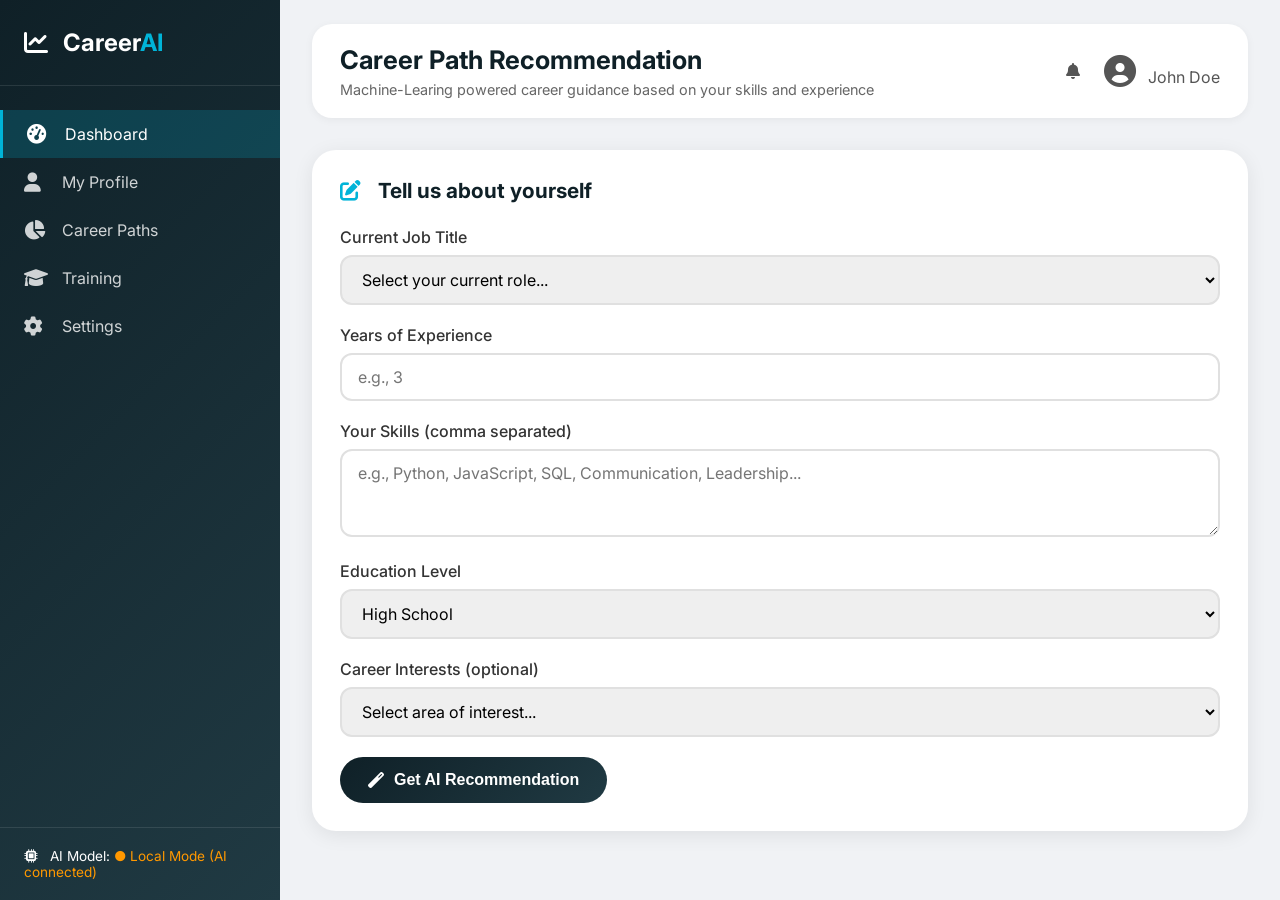
<file: index.html>
<!DOCTYPE html>
<html lang="so">
<head>
    <meta charset="UTF-8">
    <meta name="viewport" content="width=device-width, initial-scale=1.0">
    <title>Career Path Recommendation System | AI-Powered</title>
    <link rel="stylesheet" href="style.css">
    <link href="https://fonts.googleapis.com/css2?family=Inter:wght@300;400;500;600;700;800&display=swap" rel="stylesheet">
    <link rel="stylesheet" href="https://cdnjs.cloudflare.com/ajax/libs/font-awesome/6.0.0/css/all.min.css">
</head>
<body>
    <div class="app-container">
        <!-- Sidebar -->
        <aside class="sidebar">
            <div class="logo">
                <i class="fas fa-chart-line"></i>
                <span>Career<span class="highlight">AI</span></span>
            </div>
            
            <nav class="nav-menu">
                <a href="#" class="nav-item active">
                    <i class="fas fa-tachometer-alt"></i>
                    <span>Dashboard</span>
                </a>
                <a href="#" class="nav-item">
                    <i class="fas fa-user"></i>
                    <span>My Profile</span>
                </a>
                <a href="#" class="nav-item">
                    <i class="fas fa-chart-pie"></i>
                    <span>Career Paths</span>
                </a>
                <a href="#" class="nav-item">
                    <i class="fas fa-graduation-cap"></i>
                    <span>Training</span>
                </a>
                <a href="#" class="nav-item">
                    <i class="fas fa-cog"></i>
                    <span>Settings</span>
                </a>
            </nav>
            
            <div class="sidebar-footer">
                <div class="ai-status">
                    <i class="fas fa-microchip"></i>
                    <span>AI Model: <span id="aiStatus">Checking...</span></span>
                </div>
            </div>
        </aside>
        
        <!-- Main Content -->
        <main class="main-content">
            <!-- Header -->
            <header class="main-header">
                <div class="header-title">
                    <h1>Career Path Recommendation</h1>
                    <p>Machine-Learing powered career guidance based on your skills and experience</p>
                </div>
                <div class="header-actions">
                    <div class="notification">
                        <i class="fas fa-bell"></i>
                    </div>
                    <div class="user-profile">
                        <i class="fas fa-user-circle"></i>
                        <span>John Doe</span>
                    </div>
                </div>
            </header>
            
            <!-- Input Section -->
            <div class="input-card">
                <h3><i class="fas fa-edit"></i> Tell us about yourself</h3>
                <div class="form-group">
                    <label>Current Job Title</label>
                    <select id="currentRole" class="form-control">
                        <option value="">Select your current role...</option>
                        <option>Software Developer</option>
                        <option>Junior Developer</option>
                        <option>Data Analyst</option>
                        <option>Project Coordinator</option>
                        <option>IT Support</option>
                        <option>QA Tester</option>
                        <option>Business Analyst</option>
                    </select>
                </div>
                
                <div class="form-group">
                    <label>Years of Experience</label>
                    <input type="number" id="experience" min="0" max="30" class="form-control" placeholder="e.g., 3">
                </div>
                
                <div class="form-group">
                    <label>Your Skills (comma separated)</label>
                    <textarea id="skills" rows="3" class="form-control" placeholder="e.g., Python, JavaScript, SQL, Communication, Leadership..."></textarea>
                </div>
                
                <div class="form-group">
                    <label>Education Level</label>
                    <select id="education" class="form-control">
                        <option value="highschool">High School</option>
                        <option value="bachelor">Bachelor's Degree</option>
                        <option value="master">Master's Degree</option>
                        <option value="phd">PhD</option>
                        <option value="certification">Professional Certification</option>
                    </select>
                </div>
                
                <div class="form-group">
                    <label>Career Interests (optional)</label>
                    <select id="interest" class="form-control">
                        <option value="">Select area of interest...</option>
                        <option>Technical / Engineering</option>
                        <option>Management / Leadership</option>
                        <option>Data / Analytics</option>
                        <option>Design / Creative</option>
                        <option>Product / Strategy</option>
                    </select>
                </div>
                
                <button class="btn-primary" onclick="getRecommendation()">
                    <i class="fas fa-magic"></i> Get AI Recommendation
                </button>
            </div>
            
            <!-- Results Section -->
            <div id="resultsSection" class="results-section" style="display: none;">
                <div class="loading-overlay" id="loadingOverlay">
                    <div class="spinner"></div>
                    <p>AI is analyzing your profile...</p>
                </div>
                
                <div id="resultsContent"></div>
            </div>
        </main>
    </div>
    
    <script>
        // API URL for PHP backend
        const API_URL = 'api.php';
        
        async function getRecommendation() {
            // Get form data
            const currentRole = document.getElementById('currentRole').value;
            const experience = document.getElementById('experience').value;
            const skills = document.getElementById('skills').value;
            const education = document.getElementById('education').value;
            const interest = document.getElementById('interest').value;
            
            // Validation
            if (!currentRole) {
                showError('Please select your current role');
                return;
            }
            if (!experience) {
                showError('Please enter years of experience');
                return;
            }
            if (!skills.trim()) {
                showError('Please enter your skills');
                return;
            }
            
            // Show loading
            const resultsSection = document.getElementById('resultsSection');
            const loadingOverlay = document.getElementById('loadingOverlay');
            resultsSection.style.display = 'block';
            loadingOverlay.classList.add('show');
            
            // Prepare data
            const requestData = {
                current_role: currentRole,
                experience: parseInt(experience),
                skills: skills.split(',').map(s => s.trim()),
                education: education,
                interest: interest
            };
            
            try {
                // Send to PHP backend
                const response = await fetch(API_URL, {
                    method: 'POST',
                    headers: {
                        'Content-Type': 'application/json'
                    },
                    body: JSON.stringify(requestData)
                });
                
                const data = await response.json();
                loadingOverlay.classList.remove('show');
                
                if (data.success) {
                    displayResults(data);
                    updateAIStatus(true);
                } else {
                    showError(data.error || 'Something went wrong');
                }
            } catch (error) {
                loadingOverlay.classList.remove('show');
                showError('Network error. Please check if the server is running.');
                console.error('Error:', error);
            }
        }
        
        function displayResults(data) {
            const container = document.getElementById('resultsContent');
            
            container.innerHTML = `
                <div class="results-header">
                    <h2><i class="fas fa-chart-line"></i> Your Career Recommendations</h2>
                    <p>Based on your skills and experience, AI recommends the following paths</p>
                </div>
                
                <div class="career-cards">
                    ${data.recommendations.map(rec => `
                        <div class="career-card">
                            <div class="career-header">
                                <h3>${rec.career}</h3>
                                <span class="match-score">${rec.match_score}% Match</span>
                            </div>
                            <div class="career-details">
                                <div class="detail-item">
                                    <i class="fas fa-chart-simple"></i>
                                    <span>Growth: ${rec.growth_rate}</span>
                                </div>
                                <div class="detail-item">
                                    <i class="fas fa-dollar-sign"></i>
                                    <span>Salary: ${rec.salary_range}</span>
                                </div>
                            </div>
                            <div class="skills-section">
                                <p><strong>Required Skills:</strong></p>
                                <div class="skills-tags">
                                    ${rec.required_skills.map(skill => `
                                        <span class="skill-tag ${rec.matched_skills?.includes(skill) ? 'matched' : 'missing'}">
                                            ${skill} ${rec.matched_skills?.includes(skill) ? '✓' : '✗'}
                                        </span>
                                    `).join('')}
                                </div>
                            </div>
                            ${rec.next_level ? `
                                <div class="next-level">
                                    <i class="fas fa-arrow-right"></i>
                                    Next: ${rec.next_level}
                                </div>
                            ` : ''}
                        </div>
                    `).join('')}
                </div>
                
                <div class="skill-gap-analysis">
                    <h3><i class="fas fa-chart-simple"></i> Skill Gap Analysis</h3>
                    <div class="gap-cards">
                        ${data.gap_analysis.map(gap => `
                            <div class="gap-card">
                                <h4>For ${gap.career}</h4>
                                <div class="progress-bar">
                                    <div class="progress-fill" style="width: ${gap.match_percentage}%"></div>
                                </div>
                                <p>${gap.match_percentage}% match</p>
                                <p class="missing-skills">
                                    <strong>Missing skills:</strong> ${gap.missing_skills.join(', ')}
                                </p>
                                <div class="training-suggestions">
                                    <strong>Recommended Training:</strong>
                                    <ul>
                                        ${gap.training.map(t => `<li>${t}</li>`).join('')}
                                    </ul>
                                </div>
                            </div>
                        `).join('')}
                    </div>
                </div>
                
                <div class="career-roadmap">
                    <h3><i class="fas fa-map"></i> 5-Year Career Roadmap</h3>
                    <div class="timeline">
                        ${data.roadmap.map((step, idx) => `
                            <div class="timeline-item">
                                <div class="timeline-marker">${idx + 1}</div>
                                <div class="timeline-content">
                                    <h4>${step.title}</h4>
                                    <p>${step.description}</p>
                                    <span class="timeline-time">${step.timeline}</span>
                                </div>
                            </div>
                        `).join('')}
                    </div>
                </div>
            `;
            
            // Scroll to results
            container.scrollIntoView({ behavior: 'smooth' });
        }
        
        function showError(message) {
            const resultsSection = document.getElementById('resultsSection');
            const resultsContent = document.getElementById('resultsContent');
            resultsSection.style.display = 'block';
            resultsContent.innerHTML = `
                <div class="error-card">
                    <i class="fas fa-exclamation-triangle"></i>
                    <h3>Error</h3>
                    <p>${message}</p>
                    <button onclick="document.getElementById('resultsSection').style.display='none'" class="btn-secondary">Close</button>
                </div>
            `;
        }
        
        async function updateAIStatus(isActive) {
            const statusSpan = document.getElementById('aiStatus');
            if (isActive) {
                statusSpan.innerHTML = '<span style="color:#4caf50">● Active</span>';
            } else {
                statusSpan.innerHTML = '<span style="color:#ff9800">● Checking...</span>';
                // Try to check health
                try {
                    const response = await fetch(API_URL + '?check=health');
                    const data = await response.json();
                    if (data.status === 'ok') {
                        statusSpan.innerHTML = '<span style="color:#4caf50">● Active</span>';
                    } else {
                        statusSpan.innerHTML = '<span style="color:#f44336">● Offline (Using local fallback)</span>';
                    }
                } catch {
                    statusSpan.innerHTML = '<span style="color:#ff9800">● Local Mode (AI connected)</span>';
                }
            }
        }
        
        // Check AI status on load
        updateAIStatus(false);
    </script>
</body>
</html>
</file>
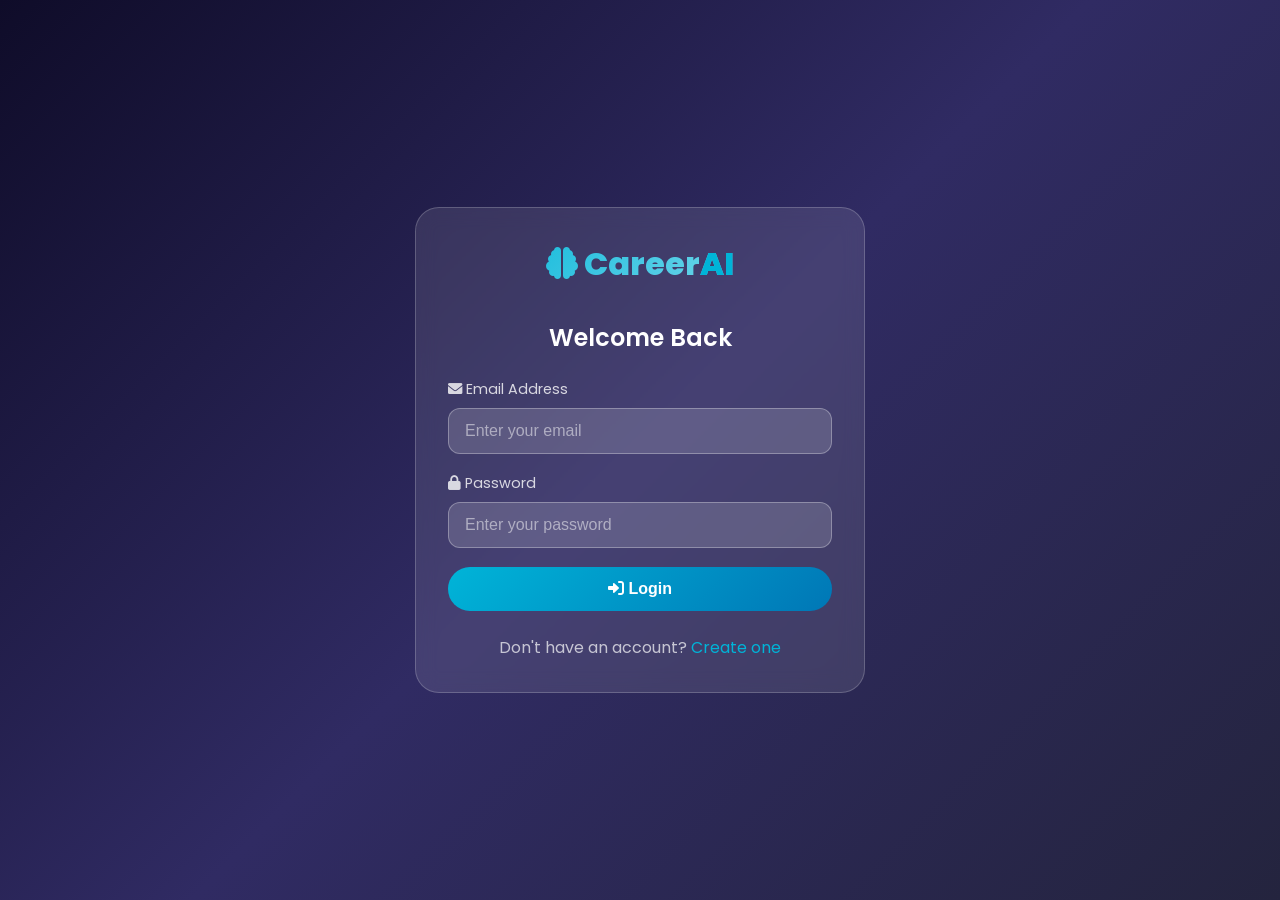
<file: login.html>
<!DOCTYPE html>
<html lang="so">
<head>
    <meta charset="UTF-8">
    <meta name="viewport" content="width=device-width, initial-scale=1.0">
    <title>Login - CareerAI</title>
    <link href="https://fonts.googleapis.com/css2?family=Poppins:wght@300;400;500;600;700;800&display=swap" rel="stylesheet">
    <link rel="stylesheet" href="https://cdnjs.cloudflare.com/ajax/libs/font-awesome/6.0.0/css/all.min.css">
    <style>
        * {
            margin: 0;
            padding: 0;
            box-sizing: border-box;
        }

        body {
            font-family: 'Poppins', sans-serif;
            background: linear-gradient(135deg, #0f0c29 0%, #302b63 50%, #24243e 100%);
            min-height: 100vh;
            display: flex;
            justify-content: center;
            align-items: center;
            padding: 20px;
        }

        .login-container {
            max-width: 450px;
            width: 100%;
        }

        .glass-card {
            background: rgba(255, 255, 255, 0.1);
            backdrop-filter: blur(10px);
            border-radius: 24px;
            padding: 2rem;
            border: 1px solid rgba(255, 255, 255, 0.2);
            animation: fadeInUp 0.6s ease;
        }

        .logo {
            text-align: center;
            font-size: 2rem;
            font-weight: 800;
            background: linear-gradient(135deg, #00b4d8, #90e0ef);
            -webkit-background-clip: text;
            background-clip: text;
            color: transparent;
            margin-bottom: 2rem;
        }

        h2 {
            color: white;
            text-align: center;
            margin-bottom: 1.5rem;
            font-weight: 600;
        }

        .form-group {
            margin-bottom: 1.2rem;
        }

        .form-group label {
            display: block;
            color: rgba(255, 255, 255, 0.8);
            margin-bottom: 0.5rem;
            font-size: 0.9rem;
        }

        .form-group input {
            width: 100%;
            padding: 0.8rem 1rem;
            background: rgba(255, 255, 255, 0.15);
            border: 1px solid rgba(255, 255, 255, 0.3);
            border-radius: 12px;
            color: white;
            font-size: 1rem;
            transition: all 0.3s;
        }

        .form-group input:focus {
            outline: none;
            border-color: #00b4d8;
            background: rgba(255, 255, 255, 0.2);
        }

        .form-group input::placeholder {
            color: rgba(255, 255, 255, 0.5);
        }

        .btn-primary {
            width: 100%;
            background: linear-gradient(135deg, #00b4d8, #0077b6);
            color: white;
            border: none;
            padding: 0.8rem;
            border-radius: 40px;
            font-size: 1rem;
            font-weight: 600;
            cursor: pointer;
            transition: all 0.3s;
        }

        .btn-primary:hover {
            transform: translateY(-2px);
            box-shadow: 0 10px 20px rgba(0, 180, 216, 0.3);
        }

        .register-link {
            text-align: center;
            margin-top: 1.5rem;
            color: rgba(255, 255, 255, 0.7);
        }

        .register-link a {
            color: #00b4d8;
            text-decoration: none;
        }

        .register-link a:hover {
            text-decoration: underline;
        }

        .error-msg, .success-msg {
            background: rgba(255, 107, 107, 0.2);
            border: 1px solid #ff6b6b;
            border-radius: 8px;
            padding: 0.5rem;
            text-align: center;
            font-size: 0.85rem;
            margin-bottom: 1rem;
            display: none;
        }

        .success-msg {
            background: rgba(76, 175, 80, 0.2);
            border-color: #4caf50;
            color: #4caf50;
        }

        @keyframes fadeInUp {
            from {
                opacity: 0;
                transform: translateY(30px);
            }
            to {
                opacity: 1;
                transform: translateY(0);
            }
        }
    </style>
</head>
<body>
    <div class="login-container">
        <div class="glass-card">
            <div class="logo">
                <i class="fas fa-brain"></i> Career<span style="color:#00b4d8">AI</span>
            </div>
            <h2>Welcome Back</h2>
            
            <div id="errorMsg" class="error-msg"></div>
            <div id="successMsg" class="success-msg"></div>
            
            <form id="loginForm" onsubmit="return handleLogin(event)">
                <div class="form-group">
                    <label><i class="fas fa-envelope"></i> Email Address</label>
                    <input type="email" id="email" placeholder="Enter your email" required>
                </div>
                
                <div class="form-group">
                    <label><i class="fas fa-lock"></i> Password</label>
                    <input type="password" id="password" placeholder="Enter your password" required>
                </div>
                
                <button type="submit" class="btn-primary">
                    <i class="fas fa-sign-in-alt"></i> Login
                </button>
            </form>
            
            <div class="register-link">
                Don't have an account? <a href="register.html">Create one</a>
            </div>
        </div>
    </div>

    <script>
        // Check if user just registered
        const urlParams = new URLSearchParams(window.location.search);
        if (urlParams.get('registered') === '1') {
            const successMsg = document.getElementById('successMsg');
            successMsg.textContent = 'Registration successful! Please login.';
            successMsg.style.display = 'block';
        }
        
        async function handleLogin(event) {
            event.preventDefault();
            
            const email = document.getElementById('email').value;
            const password = document.getElementById('password').value;
            const errorMsg = document.getElementById('errorMsg');
            
            try {
                const response = await fetch('auth.php?action=login', {
                    method: 'POST',
                    headers: { 'Content-Type': 'application/json' },
                    body: JSON.stringify({
                        email: email,
                        password: password
                    })
                });
                
                const data = await response.json();
                
                if (data.success) {
                    // Redirect to dashboard
                    window.location.href = 'dashboard.php';
                } else {
                    errorMsg.textContent = data.error || 'Invalid email or password!';
                    errorMsg.style.display = 'block';
                    setTimeout(() => {
                        errorMsg.style.display = 'none';
                    }, 4000);
                }
            } catch (error) {
                errorMsg.textContent = 'Network error. Please try again.';
                errorMsg.style.display = 'block';
            }
            
            return false;
        }
    </script>
</body>
</html>
</file>
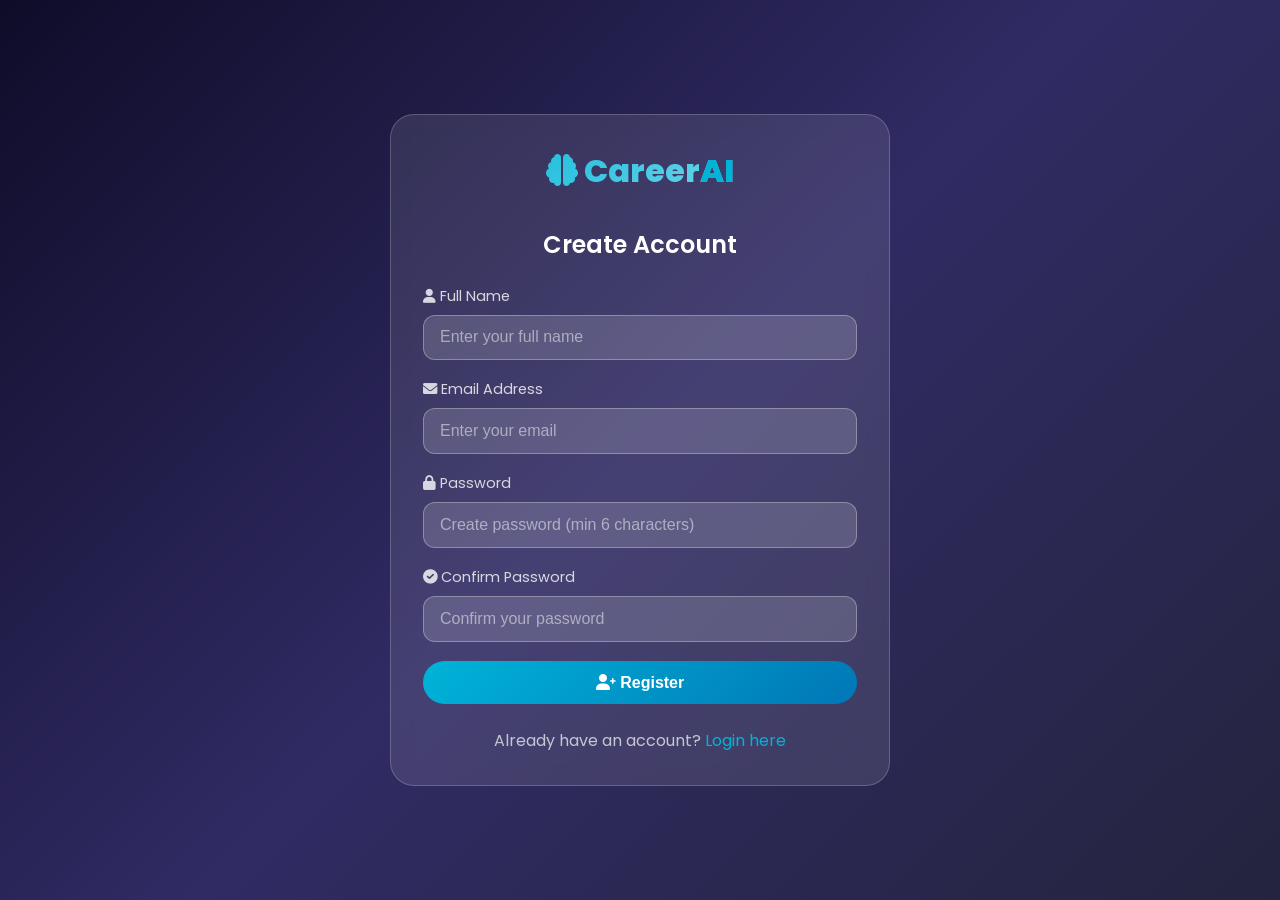
<file: register.html>
<!DOCTYPE html>
<html lang="so">
<head>
    <meta charset="UTF-8">
    <meta name="viewport" content="width=device-width, initial-scale=1.0">
    <title>Register - CareerAI</title>
    <link href="https://fonts.googleapis.com/css2?family=Poppins:wght@300;400;500;600;700;800&display=swap" rel="stylesheet">
    <link rel="stylesheet" href="https://cdnjs.cloudflare.com/ajax/libs/font-awesome/6.0.0/css/all.min.css">
    <style>
        * {
            margin: 0;
            padding: 0;
            box-sizing: border-box;
        }

        body {
            font-family: 'Poppins', sans-serif;
            background: linear-gradient(135deg, #0f0c29 0%, #302b63 50%, #24243e 100%);
            min-height: 100vh;
            display: flex;
            justify-content: center;
            align-items: center;
            padding: 20px;
        }

        .register-container {
            max-width: 500px;
            width: 100%;
        }

        .glass-card {
            background: rgba(255, 255, 255, 0.1);
            backdrop-filter: blur(10px);
            border-radius: 24px;
            padding: 2rem;
            border: 1px solid rgba(255, 255, 255, 0.2);
            animation: fadeInUp 0.6s ease;
        }

        .logo {
            text-align: center;
            font-size: 2rem;
            font-weight: 800;
            background: linear-gradient(135deg, #00b4d8, #90e0ef);
            -webkit-background-clip: text;
            background-clip: text;
            color: transparent;
            margin-bottom: 2rem;
        }

        h2 {
            color: white;
            text-align: center;
            margin-bottom: 1.5rem;
            font-weight: 600;
        }

        .form-group {
            margin-bottom: 1.2rem;
        }

        .form-group label {
            display: block;
            color: rgba(255, 255, 255, 0.8);
            margin-bottom: 0.5rem;
            font-size: 0.9rem;
        }

        .form-group input {
            width: 100%;
            padding: 0.8rem 1rem;
            background: rgba(255, 255, 255, 0.15);
            border: 1px solid rgba(255, 255, 255, 0.3);
            border-radius: 12px;
            color: white;
            font-size: 1rem;
            transition: all 0.3s;
        }

        .form-group input:focus {
            outline: none;
            border-color: #00b4d8;
            background: rgba(255, 255, 255, 0.2);
        }

        .form-group input::placeholder {
            color: rgba(255, 255, 255, 0.5);
        }

        .btn-primary {
            width: 100%;
            background: linear-gradient(135deg, #00b4d8, #0077b6);
            color: white;
            border: none;
            padding: 0.8rem;
            border-radius: 40px;
            font-size: 1rem;
            font-weight: 600;
            cursor: pointer;
            transition: all 0.3s;
        }

        .btn-primary:hover {
            transform: translateY(-2px);
            box-shadow: 0 10px 20px rgba(0, 180, 216, 0.3);
        }

        .login-link {
            text-align: center;
            margin-top: 1.5rem;
            color: rgba(255, 255, 255, 0.7);
        }

        .login-link a {
            color: #00b4d8;
            text-decoration: none;
        }

        .login-link a:hover {
            text-decoration: underline;
        }

        .error-msg {
            background: rgba(255, 107, 107, 0.2);
            border: 1px solid #ff6b6b;
            border-radius: 8px;
            padding: 0.5rem;
            text-align: center;
            color: #ff6b6b;
            font-size: 0.85rem;
            margin-bottom: 1rem;
            display: none;
        }

        @keyframes fadeInUp {
            from {
                opacity: 0;
                transform: translateY(30px);
            }
            to {
                opacity: 1;
                transform: translateY(0);
            }
        }
    </style>
</head>
<body>
    <div class="register-container">
        <div class="glass-card">
            <div class="logo">
                <i class="fas fa-brain"></i> Career<span style="color:#00b4d8">AI</span>
            </div>
            <h2>Create Account</h2>
            
            <div id="errorMsg" class="error-msg"></div>
            
            <form id="registerForm" onsubmit="return handleRegister(event)">
                <div class="form-group">
                    <label><i class="fas fa-user"></i> Full Name</label>
                    <input type="text" id="fullname" placeholder="Enter your full name" required>
                </div>
                
                <div class="form-group">
                    <label><i class="fas fa-envelope"></i> Email Address</label>
                    <input type="email" id="email" placeholder="Enter your email" required>
                </div>
                
                <div class="form-group">
                    <label><i class="fas fa-lock"></i> Password</label>
                    <input type="password" id="password" placeholder="Create password (min 6 characters)" required>
                </div>
                
                <div class="form-group">
                    <label><i class="fas fa-check-circle"></i> Confirm Password</label>
                    <input type="password" id="confirm_password" placeholder="Confirm your password" required>
                </div>
                
                <button type="submit" class="btn-primary">
                    <i class="fas fa-user-plus"></i> Register
                </button>
            </form>
            
            <div class="login-link">
                Already have an account? <a href="login.html">Login here</a>
            </div>
        </div>
    </div>

    <script>
        async function handleRegister(event) {
            event.preventDefault();
            
            const fullname = document.getElementById('fullname').value;
            const email = document.getElementById('email').value;
            const password = document.getElementById('password').value;
            const confirmPassword = document.getElementById('confirm_password').value;
            const errorMsg = document.getElementById('errorMsg');
            
            // Validation
            if (password !== confirmPassword) {
                showError('Passwords do not match!');
                return false;
            }
            
            if (password.length < 6) {
                showError('Password must be at least 6 characters!');
                return false;
            }
            
            try {
                const response = await fetch('auth.php?action=register', {
                    method: 'POST',
                    headers: { 'Content-Type': 'application/json' },
                    body: JSON.stringify({
                        fullname: fullname,
                        email: email,
                        password: password
                    })
                });
                
                const data = await response.json();
                
                if (data.success) {
                    // Registration successful, redirect to login
                    window.location.href = 'login.html?registered=1';
                } else {
                    showError(data.error || 'Registration failed!');
                }
            } catch (error) {
                showError('Network error. Please try again.');
            }
            
            return false;
        }
        
        function showError(message) {
            const errorMsg = document.getElementById('errorMsg');
            errorMsg.textContent = message;
            errorMsg.style.display = 'block';
            setTimeout(() => {
                errorMsg.style.display = 'none';
            }, 4000);
        }
    </script>
</body>
</html>
</file>
<file: style.css>
* {
    margin: 0;
    padding: 0;
    box-sizing: border-box;
}

body {
    font-family: 'Inter', sans-serif;
    background: #f0f2f5;
    color: #1a1a2e;
}

/* App Container */
.app-container {
    display: flex;
    min-height: 100vh;
}

/* Sidebar */
.sidebar {
    width: 280px;
    background: linear-gradient(135deg, #0f2027 0%, #203a43 100%);
    color: white;
    display: flex;
    flex-direction: column;
    position: fixed;
    height: 100vh;
    left: 0;
    top: 0;
}

.logo {
    padding: 28px 24px;
    font-size: 1.5rem;
    font-weight: 700;
    border-bottom: 1px solid rgba(255,255,255,0.1);
}

.logo i {
    margin-right: 10px;
}

.logo .highlight {
    color: #00b4d8;
}

.nav-menu {
    flex: 1;
    padding: 24px 0;
}

.nav-item {
    display: flex;
    align-items: center;
    padding: 14px 24px;
    color: rgba(255,255,255,0.8);
    text-decoration: none;
    transition: all 0.3s;
    gap: 14px;
}

.nav-item i {
    width: 24px;
    font-size: 1.2rem;
}

.nav-item:hover {
    background: rgba(255,255,255,0.1);
    color: white;
}

.nav-item.active {
    background: rgba(0,180,216,0.2);
    border-left: 3px solid #00b4d8;
    color: white;
}

.sidebar-footer {
    padding: 20px 24px;
    border-top: 1px solid rgba(255,255,255,0.1);
    font-size: 0.85rem;
}

.ai-status i {
    margin-right: 8px;
}

/* Main Content */
.main-content {
    flex: 1;
    margin-left: 280px;
    padding: 24px 32px;
}

/* Header */
.main-header {
    display: flex;
    justify-content: space-between;
    align-items: center;
    margin-bottom: 32px;
    background: white;
    padding: 20px 28px;
    border-radius: 20px;
    box-shadow: 0 2px 8px rgba(0,0,0,0.05);
}

.header-title h1 {
    font-size: 1.6rem;
    margin-bottom: 6px;
    color: #0f2027;
}

.header-title p {
    color: #666;
    font-size: 0.9rem;
}

.header-actions {
    display: flex;
    align-items: center;
    gap: 24px;
}

.notification, .user-profile {
    cursor: pointer;
    color: #555;
}

.user-profile i {
    font-size: 2rem;
    margin-right: 8px;
}

/* Input Card */
.input-card {
    background: white;
    border-radius: 24px;
    padding: 28px;
    margin-bottom: 32px;
    box-shadow: 0 4px 20px rgba(0,0,0,0.08);
}

.input-card h3 {
    margin-bottom: 24px;
    color: #0f2027;
    font-size: 1.3rem;
}

.input-card h3 i {
    margin-right: 12px;
    color: #00b4d8;
}

.form-group {
    margin-bottom: 20px;
}

.form-group label {
    display: block;
    margin-bottom: 8px;
    font-weight: 500;
    color: #333;
}

.form-control {
    width: 100%;
    padding: 12px 16px;
    border: 2px solid #e0e0e0;
    border-radius: 12px;
    font-size: 1rem;
    font-family: inherit;
    transition: all 0.3s;
}

.form-control:focus {
    outline: none;
    border-color: #00b4d8;
    box-shadow: 0 0 0 3px rgba(0,180,216,0.1);
}

textarea.form-control {
    resize: vertical;
}

.btn-primary {
    background: linear-gradient(135deg, #0f2027, #203a43);
    color: white;
    border: none;
    padding: 14px 28px;
    border-radius: 40px;
    font-size: 1rem;
    font-weight: 600;
    cursor: pointer;
    transition: all 0.3s;
    display: inline-flex;
    align-items: center;
    gap: 10px;
}

.btn-primary:hover {
    transform: translateY(-2px);
    box-shadow: 0 8px 20px rgba(0,0,0,0.15);
}

.btn-secondary {
    background: #6c757d;
    color: white;
    border: none;
    padding: 10px 20px;
    border-radius: 8px;
    cursor: pointer;
}

/* Results Section */
.results-section {
    position: relative;
    min-height: 400px;
}

.loading-overlay {
    position: absolute;
    top: 0;
    left: 0;
    right: 0;
    bottom: 0;
    background: rgba(255,255,255,0.9);
    display: none;
    flex-direction: column;
    align-items: center;
    justify-content: center;
    z-index: 10;
    border-radius: 24px;
}

.loading-overlay.show {
    display: flex;
}

.spinner {
    width: 50px;
    height: 50px;
    border: 4px solid #e0e0e0;
    border-top-color: #00b4d8;
    border-radius: 50%;
    animation: spin 1s linear infinite;
    margin-bottom: 16px;
}

@keyframes spin {
    to { transform: rotate(360deg); }
}

/* Results Content */
.results-header {
    margin-bottom: 28px;
}

.results-header h2 {
    color: #0f2027;
    margin-bottom: 8px;
}

.career-cards {
    display: grid;
    grid-template-columns: repeat(auto-fit, minmax(350px, 1fr));
    gap: 24px;
    margin-bottom: 40px;
}

.career-card {
    background: white;
    border-radius: 20px;
    padding: 24px;
    box-shadow: 0 4px 16px rgba(0,0,0,0.08);
    transition: transform 0.3s;
}

.career-card:hover {
    transform: translateY(-4px);
}

.career-header {
    display: flex;
    justify-content: space-between;
    align-items: center;
    margin-bottom: 16px;
    padding-bottom: 12px;
    border-bottom: 2px solid #f0f0f0;
}

.career-header h3 {
    font-size: 1.3rem;
    color: #0f2027;
}

.match-score {
    background: #00b4d8;
    color: white;
    padding: 4px 12px;
    border-radius: 20px;
    font-size: 0.85rem;
    font-weight: 600;
}

.career-details {
    display: flex;
    gap: 20px;
    margin-bottom: 16px;
}

.detail-item {
    display: flex;
    align-items: center;
    gap: 8px;
    color: #666;
    font-size: 0.9rem;
}

.skills-section {
    margin: 16px 0;
}

.skills-tags {
    display: flex;
    flex-wrap: wrap;
    gap: 8px;
    margin-top: 10px;
}

.skill-tag {
    padding: 4px 12px;
    border-radius: 20px;
    font-size: 0.85rem;
    background: #f0f0f0;
}

.skill-tag.matched {
    background: #c8e6c9;
    color: #2e7d32;
}

.skill-tag.missing {
    background: #ffcdd2;
    color: #c62828;
}

.next-level {
    margin-top: 16px;
    padding-top: 12px;
    border-top: 1px solid #e0e0e0;
    color: #00b4d8;
    font-weight: 500;
}

/* Skill Gap Analysis */
.skill-gap-analysis {
    background: white;
    border-radius: 20px;
    padding: 28px;
    margin-bottom: 32px;
}

.skill-gap-analysis h3 {
    margin-bottom: 24px;
    color: #0f2027;
}

.gap-cards {
    display: grid;
    grid-template-columns: repeat(auto-fit, minmax(300px, 1fr));
    gap: 20px;
}

.gap-card {
    background: #f8f9fa;
    border-radius: 16px;
    padding: 20px;
}

.progress-bar {
    height: 10px;
    background: #e0e0e0;
    border-radius: 10px;
    overflow: hidden;
    margin: 12px 0;
}

.progress-fill {
    height: 100%;
    background: linear-gradient(90deg, #00b4d8, #0077b6);
    border-radius: 10px;
    transition: width 0.5s ease;
}

.missing-skills {
    margin: 12px 0;
    font-size: 0.9rem;
}

.training-suggestions {
    background: white;
    padding: 12px;
    border-radius: 12px;
    margin-top: 12px;
}

.training-suggestions ul {
    margin-top: 8px;
    padding-left: 20px;
}

.training-suggestions li {
    margin: 4px 0;
    color: #555;
}

/* Career Roadmap */
.career-roadmap {
    background: white;
    border-radius: 20px;
    padding: 28px;
}

.career-roadmap h3 {
    margin-bottom: 24px;
    color: #0f2027;
}

.timeline {
    position: relative;
    padding-left: 30px;
}

.timeline::before {
    content: '';
    position: absolute;
    left: 10px;
    top: 0;
    bottom: 0;
    width: 2px;
    background: linear-gradient(180deg, #00b4d8, #0077b6);
}

.timeline-item {
    position: relative;
    margin-bottom: 32px;
}

.timeline-marker {
    position: absolute;
    left: -26px;
    top: 0;
    width: 32px;
    height: 32px;
    background: #00b4d8;
    border-radius: 50%;
    display: flex;
    align-items: center;
    justify-content: center;
    color: white;
    font-weight: bold;
}

.timeline-content {
    background: #f8f9fa;
    padding: 16px 20px;
    border-radius: 16px;
    margin-left: 16px;
}

.timeline-content h4 {
    margin-bottom: 8px;
    color: #0f2027;
}

.timeline-time {
    display: inline-block;
    margin-top: 10px;
    font-size: 0.85rem;
    color: #00b4d8;
    font-weight: 500;
}

/* Error Card */
.error-card {
    background: #fff3f3;
    border: 1px solid #ffcdd2;
    border-radius: 20px;
    padding: 40px;
    text-align: center;
}

.error-card i {
    font-size: 3rem;
    color: #c62828;
    margin-bottom: 16px;
}

/* Responsive */
@media (max-width: 768px) {
    .sidebar {
        width: 80px;
        transform: translateX(-100%);
    }
    
    .main-content {
        margin-left: 0;
        padding: 16px;
    }
    
    .career-cards {
        grid-template-columns: 1fr;
    }
}
</file>
